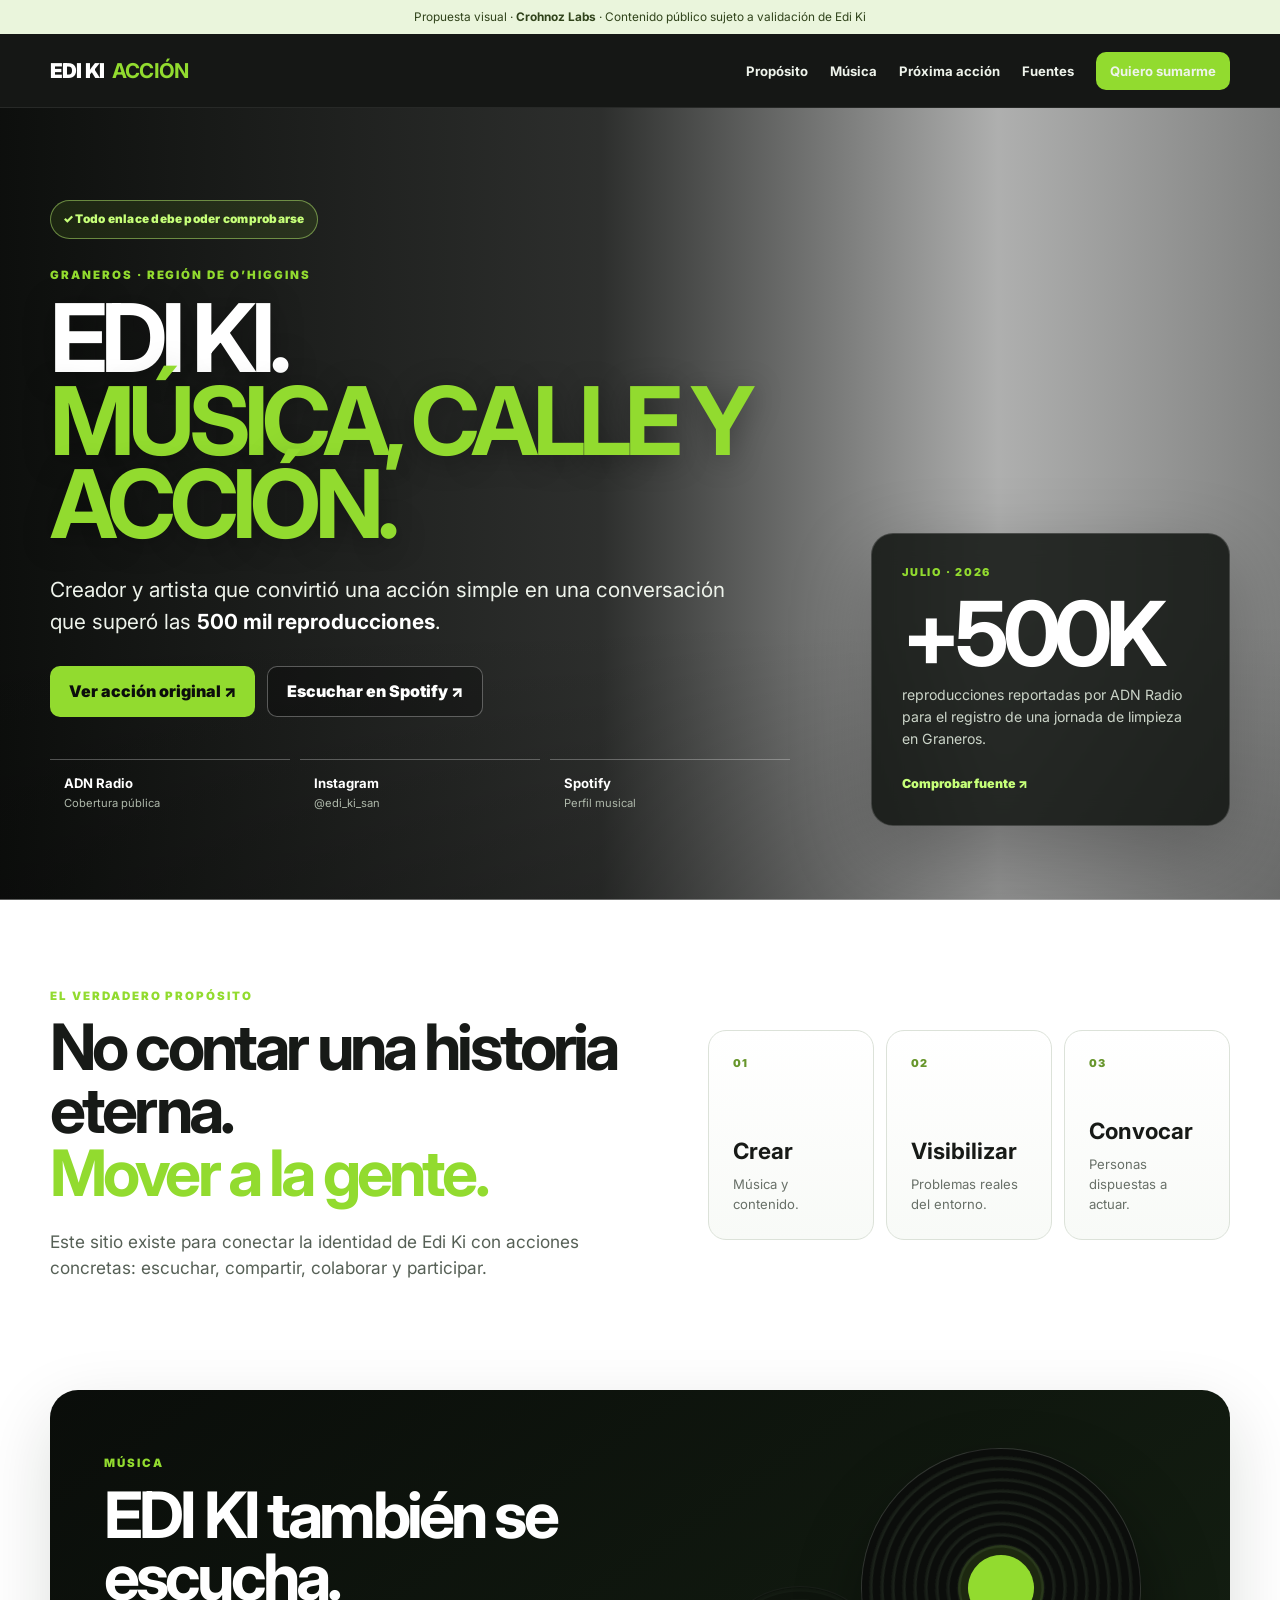
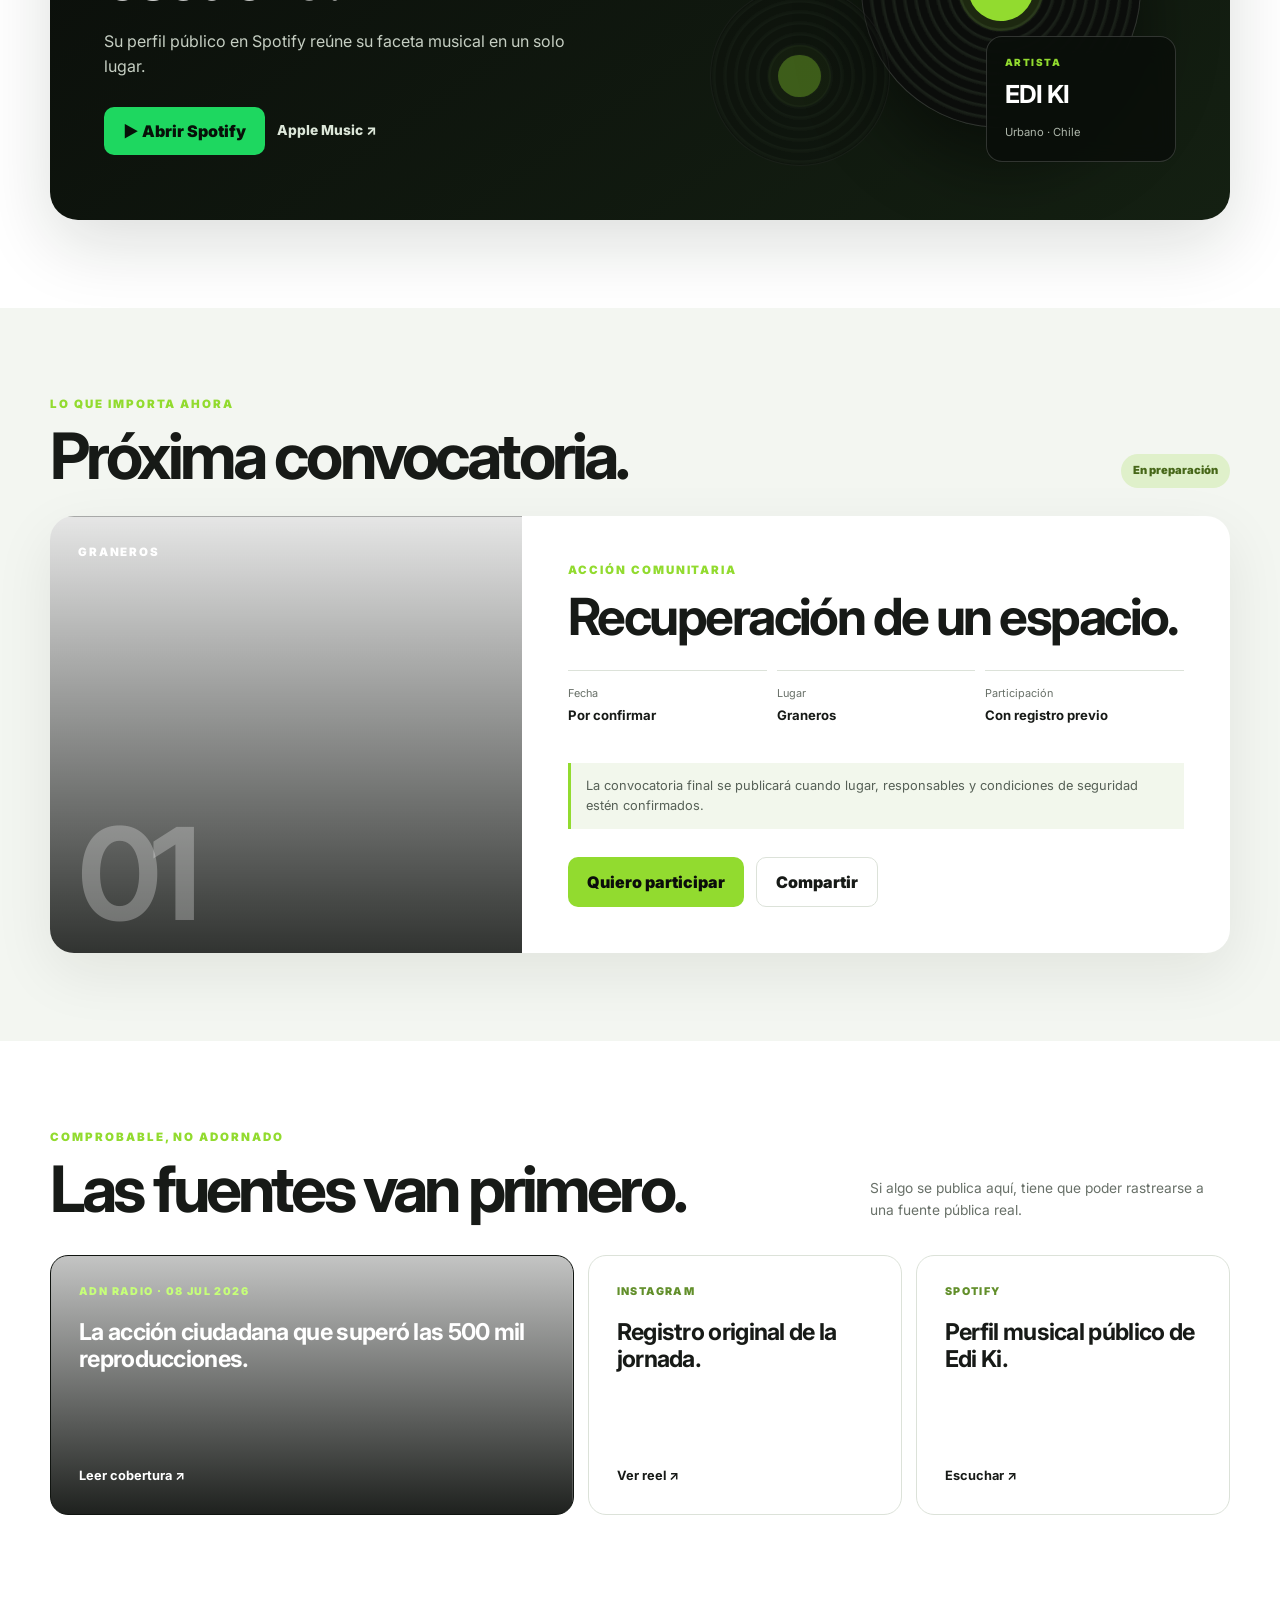
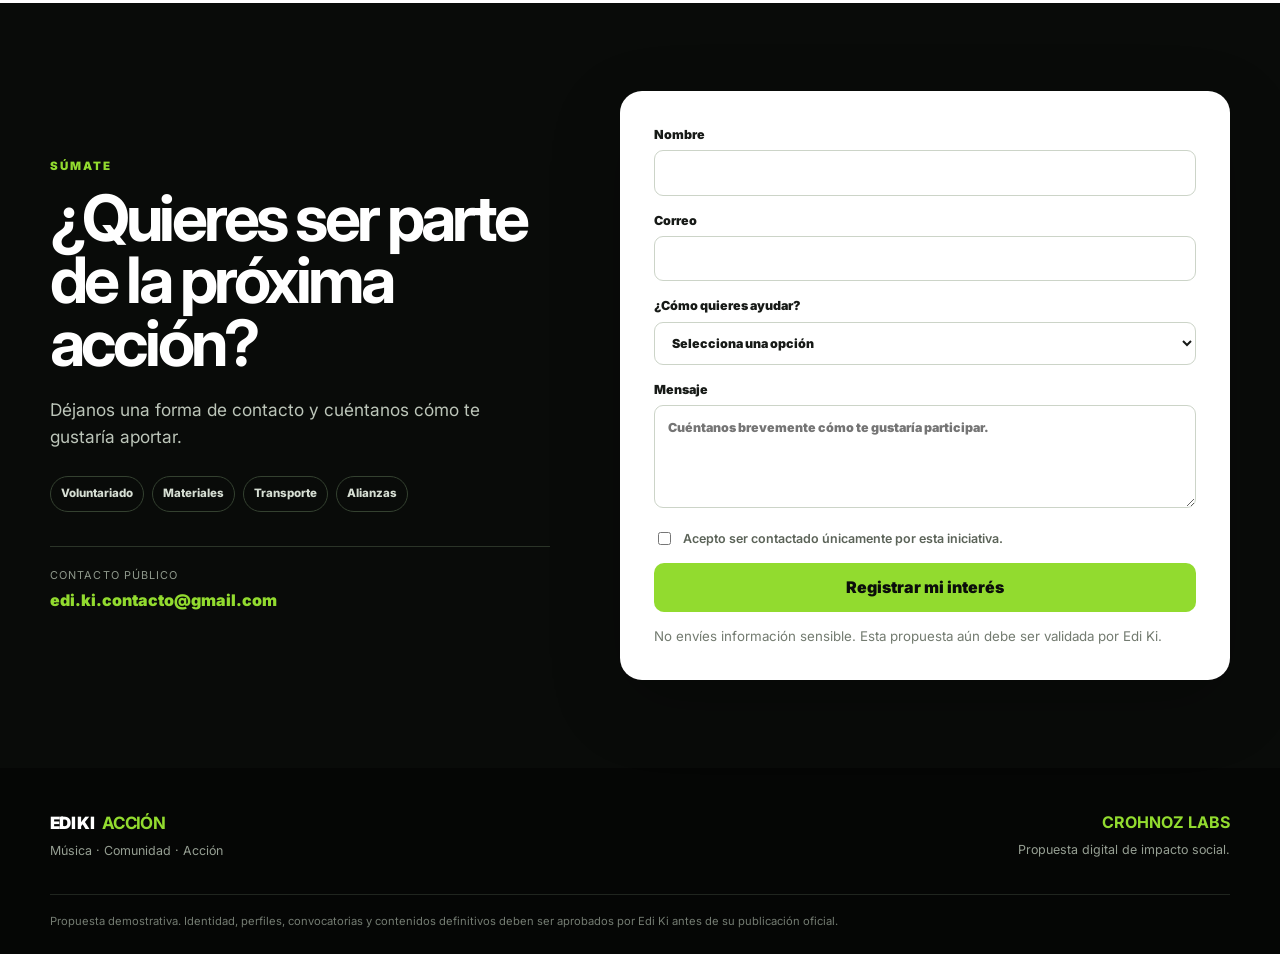
<file: index.html>
<!doctype html>
<html lang="es">
<head>
  <meta charset="utf-8">
  <meta name="viewport" content="width=device-width, initial-scale=1">
  <meta name="description" content="Edi Ki: música, comunidad y acción desde Graneros. Revisa fuentes públicas, escucha su música y súmate a próximas iniciativas.">
  <meta name="theme-color" content="#090b09">
  <meta property="og:title" content="Edi Ki | Música, comunidad y acción">
  <meta property="og:description" content="Un punto de encuentro para conocer a Edi Ki, comprobar su impacto público y sumarse a nuevas acciones comunitarias.">
  <meta property="og:type" content="website">
  <meta property="og:url" content="https://edi-ki.netlify.app/">
  <meta name="twitter:card" content="summary_large_image">
  <title>Edi Ki | Música, comunidad y acción</title>
  <link rel="preconnect" href="https://fonts.googleapis.com">
  <link rel="preconnect" href="https://fonts.gstatic.com" crossorigin>
  <link href="https://fonts.googleapis.com/css2?family=Inter:wght@400;500;600;700;800;900&display=swap" rel="stylesheet">
  <link rel="stylesheet" href="styles.css">
</head>
<body>
  <a class="skip-link" href="#contenido">Saltar al contenido</a>

  <div class="proposal-bar">Propuesta visual · <strong>Crohnoz Labs</strong> · Contenido público sujeto a validación de Edi Ki</div>

  <header class="site-header">
    <a class="brand" href="#inicio" aria-label="Edi Ki, inicio">
      <span>EDI KI</span><strong>ACCIÓN</strong>
    </a>
    <button class="menu-toggle" type="button" aria-label="Abrir menú" aria-expanded="false" aria-controls="main-nav">☰</button>
    <nav class="nav" id="main-nav" aria-label="Navegación principal">
      <a href="#proposito">Propósito</a>
      <a href="#musica">Música</a>
      <a href="#convocatoria">Próxima acción</a>
      <a href="#fuentes">Fuentes</a>
      <a class="button button-small" href="#participar">Quiero sumarme</a>
    </nav>
  </header>

  <main id="contenido">
    <section class="hero" id="inicio">
      <div class="container hero-layout">
        <div class="hero-copy-block">
          <a class="verification-pill" href="#fuentes">✓ Todo enlace debe poder comprobarse</a>
          <p class="eyebrow">Graneros · Región de O’Higgins</p>
          <h1>EDI KI.<br><span>Música, calle y acción.</span></h1>
          <p class="hero-copy">Creador y artista que convirtió una acción simple en una conversación que superó las <strong>500 mil reproducciones</strong>.</p>
          <div class="actions">
            <a class="button" href="https://www.instagram.com/reel/DaiTbjpOJEk/" target="_blank" rel="noopener noreferrer">Ver acción original ↗</a>
            <a class="button button-outline" href="https://open.spotify.com/artist/0bPt9eaaTm7LTUeW4XCjzD" target="_blank" rel="noopener noreferrer">Escuchar en Spotify ↗</a>
          </div>
          <div class="proof-links" aria-label="Fuentes públicas principales">
            <a href="https://www.adnradio.cl/2026/07/08/y-cuando-limpia-efe-la-aplaudida-leccion-ciudadana-de-un-influencer-en-las-vias-del-tren-que-arrasa-en-redes/" target="_blank" rel="noopener noreferrer"><b>ADN Radio</b><span>Cobertura pública</span></a>
            <a href="https://www.instagram.com/edi_ki_san/" target="_blank" rel="noopener noreferrer"><b>Instagram</b><span>@edi_ki_san</span></a>
            <a href="https://open.spotify.com/artist/0bPt9eaaTm7LTUeW4XCjzD" target="_blank" rel="noopener noreferrer"><b>Spotify</b><span>Perfil musical</span></a>
          </div>
        </div>

        <aside class="hero-impact" aria-label="Impacto destacado">
          <span class="impact-label">JULIO · 2026</span>
          <strong>+500K</strong>
          <p>reproducciones reportadas por ADN Radio para el registro de una jornada de limpieza en Graneros.</p>
          <a href="https://www.adnradio.cl/2026/07/08/y-cuando-limpia-efe-la-aplaudida-leccion-ciudadana-de-un-influencer-en-las-vias-del-tren-que-arrasa-en-redes/" target="_blank" rel="noopener noreferrer">Comprobar fuente ↗</a>
        </aside>
      </div>
    </section>

    <section class="purpose section" id="proposito">
      <div class="container purpose-grid">
        <div class="section-copy">
          <p class="eyebrow">El verdadero propósito</p>
          <h2>No contar una historia eterna.<br><span>Mover a la gente.</span></h2>
          <p class="lead">Este sitio existe para conectar la identidad de Edi Ki con acciones concretas: escuchar, compartir, colaborar y participar.</p>
        </div>
        <div class="purpose-cards">
          <article>
            <span>01</span>
            <h3>Crear</h3>
            <p>Música y contenido.</p>
          </article>
          <article>
            <span>02</span>
            <h3>Visibilizar</h3>
            <p>Problemas reales del entorno.</p>
          </article>
          <article>
            <span>03</span>
            <h3>Convocar</h3>
            <p>Personas dispuestas a actuar.</p>
          </article>
        </div>
      </div>
    </section>

    <section class="music-section section" id="musica">
      <div class="container music-card">
        <div class="music-copy">
          <p class="eyebrow">Música</p>
          <h2>EDI KI también se escucha.</h2>
          <p>Su perfil público en Spotify reúne su faceta musical en un solo lugar.</p>
          <div class="actions">
            <a class="button spotify-button" href="https://open.spotify.com/artist/0bPt9eaaTm7LTUeW4XCjzD" target="_blank" rel="noopener noreferrer">▶ Abrir Spotify</a>
            <a class="text-link-light" href="https://music.apple.com/us/artist/edi-ki/1709557721" target="_blank" rel="noopener noreferrer">Apple Music ↗</a>
          </div>
        </div>
        <div class="music-visual" aria-hidden="true">
          <span class="disc disc-one"></span>
          <span class="disc disc-two"></span>
          <div class="music-badge"><small>ARTISTA</small><strong>EDI KI</strong><span>Urbano · Chile</span></div>
        </div>
      </div>
    </section>

    <section class="event-section section" id="convocatoria">
      <div class="container">
        <div class="section-heading compact-heading">
          <div>
            <p class="eyebrow">Lo que importa ahora</p>
            <h2>Próxima convocatoria.</h2>
          </div>
          <span class="status">En preparación</span>
        </div>

        <article class="event-card">
          <div class="event-photo">
            <span>GRANEROS</span>
            <strong>01</strong>
          </div>
          <div class="event-content">
            <p class="eyebrow">Acción comunitaria</p>
            <h3>Recuperación de un espacio.</h3>
            <div class="event-meta">
              <div><small>Fecha</small><b>Por confirmar</b></div>
              <div><small>Lugar</small><b>Graneros</b></div>
              <div><small>Participación</small><b>Con registro previo</b></div>
            </div>
            <p class="event-note">La convocatoria final se publicará cuando lugar, responsables y condiciones de seguridad estén confirmados.</p>
            <div class="actions">
              <a class="button" href="#participar">Quiero participar</a>
              <button class="button button-light" type="button" data-share>Compartir</button>
            </div>
          </div>
        </article>
      </div>
    </section>

    <section class="sources-section section" id="fuentes">
      <div class="container">
        <div class="section-heading">
          <div>
            <p class="eyebrow">Comprobable, no adornado</p>
            <h2>Las fuentes van primero.</h2>
          </div>
          <p class="section-aside">Si algo se publica aquí, tiene que poder rastrearse a una fuente pública real.</p>
        </div>

        <div class="source-grid">
          <a class="source-card source-featured" href="https://www.adnradio.cl/2026/07/08/y-cuando-limpia-efe-la-aplaudida-leccion-ciudadana-de-un-influencer-en-las-vias-del-tren-que-arrasa-en-redes/" target="_blank" rel="noopener noreferrer">
            <span>ADN RADIO · 08 JUL 2026</span>
            <h3>La acción ciudadana que superó las 500 mil reproducciones.</h3>
            <b>Leer cobertura ↗</b>
          </a>
          <a class="source-card" href="https://www.instagram.com/reel/DaiTbjpOJEk/" target="_blank" rel="noopener noreferrer">
            <span>INSTAGRAM</span>
            <h3>Registro original de la jornada.</h3>
            <b>Ver reel ↗</b>
          </a>
          <a class="source-card" href="https://open.spotify.com/artist/0bPt9eaaTm7LTUeW4XCjzD" target="_blank" rel="noopener noreferrer">
            <span>SPOTIFY</span>
            <h3>Perfil musical público de Edi Ki.</h3>
            <b>Escuchar ↗</b>
          </a>
        </div>
      </div>
    </section>

    <section class="participate-section section" id="participar">
      <div class="container participate-grid">
        <div class="participate-copy">
          <p class="eyebrow">Súmate</p>
          <h2>¿Quieres ser parte de la próxima acción?</h2>
          <p class="lead">Déjanos una forma de contacto y cuéntanos cómo te gustaría aportar.</p>
          <div class="quick-supports" aria-label="Tipos de apoyo">
            <span>Voluntariado</span>
            <span>Materiales</span>
            <span>Transporte</span>
            <span>Alianzas</span>
          </div>
          <div class="contact-box">
            <small>Contacto público</small>
            <a href="mailto:edi.ki.contacto@gmail.com">edi.ki.contacto@gmail.com</a>
          </div>
        </div>

        <form class="support-form" name="apoyo-edi-ki" method="POST" action="/gracias.html" data-netlify="true" netlify-honeypot="bot-field">
          <input type="hidden" name="form-name" value="apoyo-edi-ki">
          <p class="hidden"><label>No completar <input name="bot-field"></label></p>
          <label>Nombre
            <input name="nombre" autocomplete="name" required>
          </label>
          <label>Correo
            <input type="email" name="correo" autocomplete="email" required>
          </label>
          <label>¿Cómo quieres ayudar?
            <select name="tipo" id="support-type" required>
              <option value="">Selecciona una opción</option>
              <option>Voluntariado</option>
              <option>Materiales o herramientas</option>
              <option>Transporte y logística</option>
              <option>Empresa u organización</option>
              <option>Difusión o comunicaciones</option>
              <option>Otro apoyo</option>
            </select>
          </label>
          <label>Mensaje
            <textarea name="mensaje" rows="4" placeholder="Cuéntanos brevemente cómo te gustaría participar."></textarea>
          </label>
          <label class="consent">
            <input type="checkbox" name="consentimiento" required>
            <span>Acepto ser contactado únicamente por esta iniciativa.</span>
          </label>
          <button class="button form-button" type="submit">Registrar mi interés</button>
          <small class="privacy-note">No envíes información sensible. Esta propuesta aún debe ser validada por Edi Ki.</small>
        </form>
      </div>
    </section>
  </main>

  <footer>
    <div class="container footer-content">
      <div>
        <a class="brand footer-brand" href="#inicio"><span>EDI KI</span><strong>ACCIÓN</strong></a>
        <p>Música · Comunidad · Acción</p>
      </div>
      <div class="impact-brand">
        <strong>CROHNOZ LABS</strong>
        <p>Propuesta digital de impacto social.</p>
      </div>
    </div>
    <div class="container legal">Propuesta demostrativa. Identidad, perfiles, convocatorias y contenidos definitivos deben ser aprobados por Edi Ki antes de su publicación oficial.</div>
  </footer>

  <a class="floating-cta" href="#participar" aria-label="Sumarme a la iniciativa">Quiero sumarme <span>→</span></a>
  <script src="script.js"></script>
</body>
</html>
</file>
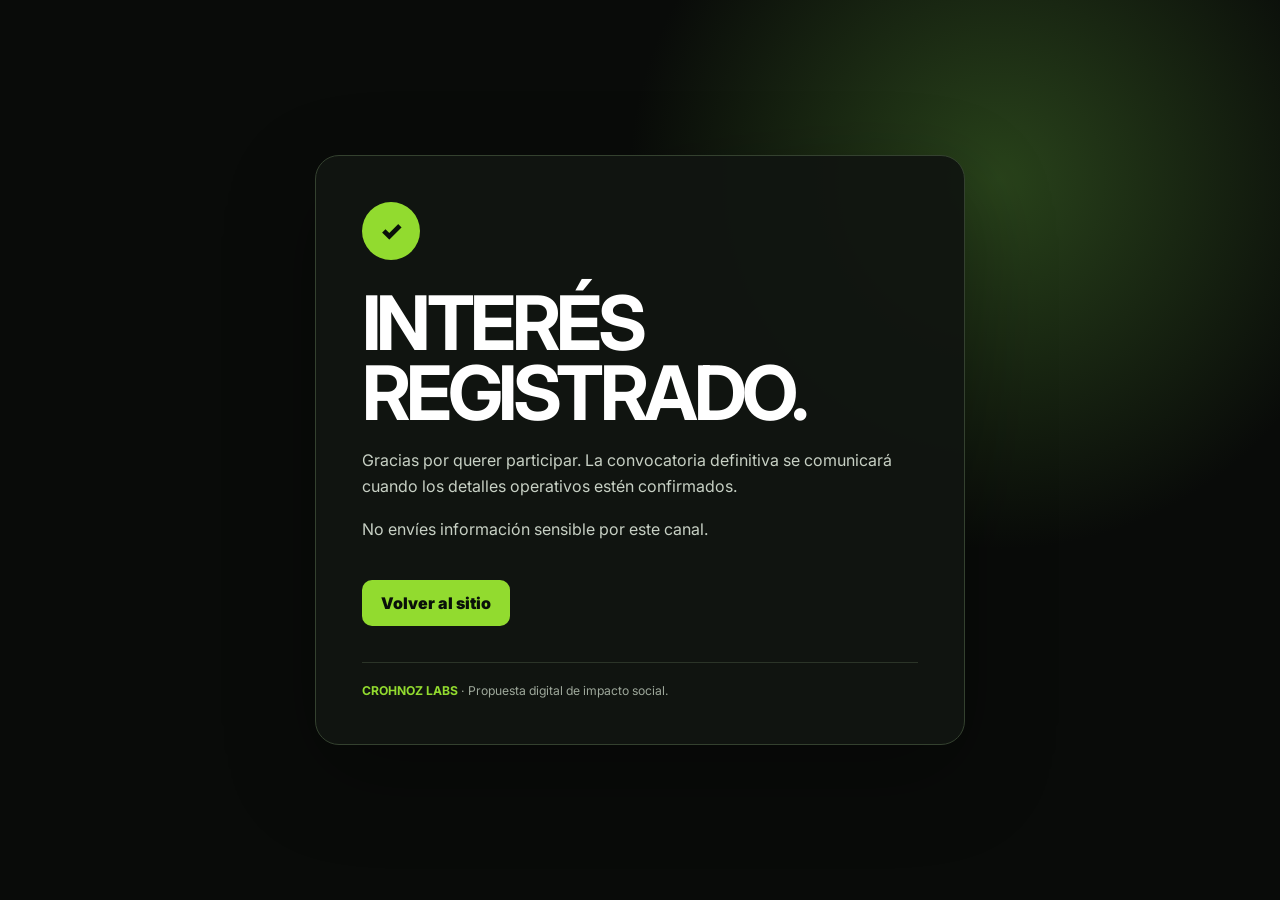
<file: gracias.html>
<!doctype html><html lang="es"><head><meta charset="utf-8"><meta name="viewport" content="width=device-width,initial-scale=1"><meta name="theme-color" content="#090b09"><title>Gracias | Edi Ki</title><link rel="preconnect" href="https://fonts.googleapis.com"><link rel="preconnect" href="https://fonts.gstatic.com" crossorigin><link href="https://fonts.googleapis.com/css2?family=Inter:wght@400;600;800;900&display=swap" rel="stylesheet"><style>*{box-sizing:border-box}body{margin:0;min-height:100vh;display:grid;place-items:center;padding:24px;background:radial-gradient(circle at 78% 20%,#29431b,transparent 30%),#090b09;color:#fff;font-family:Inter,system-ui,sans-serif}.card{width:min(650px,100%);padding:46px;border:1px solid #34412f;border-radius:24px;background:rgba(16,21,16,.94);box-shadow:0 30px 90px rgba(0,0,0,.3)}.mark{display:grid;place-items:center;width:58px;height:58px;border-radius:50%;background:#92db2f;color:#091009;font-size:1.6rem;font-weight:900}h1{font-size:clamp(2.5rem,7vw,4.7rem);line-height:.94;letter-spacing:-.06em;text-transform:uppercase;margin:28px 0 18px}p{color:#c7d0c4;line-height:1.65;font-size:1rem;max-width:540px}.button{display:inline-flex;margin-top:22px;padding:13px 19px;border-radius:10px;background:#92db2f;color:#091009;text-decoration:none;font-weight:900}.brand{margin-top:36px;padding-top:20px;border-top:1px solid #2b3428;color:#9da79a;font-size:.76rem}.brand strong{color:#92db2f}@media(max-width:560px){.card{padding:30px}}</style></head><body><main class="card"><div class="mark">✓</div><h1>Interés registrado.</h1><p>Gracias por querer participar. La convocatoria definitiva se comunicará cuando los detalles operativos estén confirmados.</p><p>No envíes información sensible por este canal.</p><a class="button" href="/">Volver al sitio</a><div class="brand"><strong>CROHNOZ LABS</strong> · Propuesta digital de impacto social.</div></main></body></html>
</file>
<file: styles.css>
:root{
  --bg:#090b09;
  --panel:#111611;
  --panel-soft:#182116;
  --green:#92db2f;
  --green-2:#c6ff79;
  --text:#171a17;
  --muted:#687068;
  --line:#dce2d9;
  --soft:#f3f6f1;
  --white:#fff;
  --max:1180px;
  --radius:22px;
  --edi-action-photo:url('https://www.adnradio.cl/resizer/v2/HV3Q7JU7VRFN7FDABNIS3QYDUM.jpg?auth=4da4990f73ca162076b35ba0a197c81f2d715d0244195b6db14092d20db27589&height=900&quality=85&smart=true&width=1400');
}

*{box-sizing:border-box}
html{scroll-behavior:smooth}
body{margin:0;font-family:Inter,system-ui,sans-serif;color:var(--text);background:#fff;line-height:1.55}
a{color:inherit}
button,input,select,textarea{font:inherit}
.container{width:min(var(--max),calc(100% - 40px));margin:auto}
.hidden{position:absolute!important;width:1px!important;height:1px!important;padding:0!important;margin:-1px!important;overflow:hidden!important;clip:rect(0,0,0,0)!important;white-space:nowrap!important;border:0!important}
.skip-link{position:fixed;left:16px;top:-60px;z-index:100;background:#fff;color:#111;padding:10px 14px;border-radius:8px;font-weight:800;text-decoration:none}
.skip-link:focus{top:16px}

.proposal-bar{padding:8px 20px;background:#eaf5dc;color:#30431b;text-align:center;font-size:.74rem}
.site-header{height:74px;padding:0 max(20px,calc((100% - var(--max))/2));display:flex;align-items:center;justify-content:space-between;background:rgba(9,11,9,.95);backdrop-filter:blur(18px);position:sticky;top:0;z-index:30;border-bottom:1px solid rgba(255,255,255,.08)}
.brand{display:flex;gap:8px;color:#fff;text-decoration:none;font-weight:900;font-size:1.28rem;letter-spacing:-.04em}
.brand strong,.eyebrow,h1 span,.purpose h2 span,footer .impact-brand strong{color:var(--green)}
.nav{display:flex;gap:22px;align-items:center}
.nav a{color:#eef3eb;text-decoration:none;font-size:.82rem;font-weight:700}
.nav a:hover{color:var(--green)}
.menu-toggle{display:none;background:none;border:0;color:#fff;font-size:1.45rem;cursor:pointer}

.button{display:inline-flex;align-items:center;justify-content:center;min-height:46px;border:0;border-radius:10px;padding:12px 19px;background:var(--green);color:#0b0d0b;text-decoration:none;font-weight:900;cursor:pointer;transition:.2s ease}
.button:hover{transform:translateY(-2px);background:var(--green-2)}
.button-small{min-height:auto;padding:9px 14px}
.button-outline{background:rgba(0,0,0,.28);color:#fff;border:1px solid rgba(255,255,255,.3)}
.button-outline:hover{color:#0b0d0b;border-color:var(--green-2)}
.button-light{background:#fff;border:1px solid var(--line);color:var(--text)}
.button:focus-visible,.nav a:focus-visible,.source-card:focus-visible,.verification-pill:focus-visible,input:focus-visible,select:focus-visible,textarea:focus-visible{outline:3px solid var(--green-2);outline-offset:3px}

.hero{position:relative;overflow:hidden;background-image:linear-gradient(90deg,rgba(5,7,5,.97) 0%,rgba(5,7,5,.84) 47%,rgba(5,7,5,.32) 78%,rgba(5,7,5,.5) 100%),var(--edi-action-photo);background-size:cover;background-position:center;color:#fff;padding:92px 0 74px}
.hero:after{content:"";position:absolute;inset:0;background:linear-gradient(180deg,transparent 65%,rgba(0,0,0,.18));pointer-events:none}
.hero-layout{position:relative;z-index:2;display:grid;grid-template-columns:1.35fr .65fr;gap:76px;align-items:end}
.verification-pill{display:inline-flex;align-items:center;margin-bottom:28px;padding:9px 12px;border:1px solid rgba(198,255,121,.45);border-radius:999px;background:rgba(146,219,47,.1);color:var(--green-2);font-size:.74rem;font-weight:900;text-decoration:none;letter-spacing:.02em}
.eyebrow{font-size:.72rem;letter-spacing:.17em;text-transform:uppercase;font-weight:900;margin:0 0 11px}
.hero h1{font-size:clamp(3.5rem,7.4vw,7rem);line-height:.88;letter-spacing:-.07em;text-transform:uppercase;margin:0 0 28px;max-width:900px;text-shadow:0 4px 30px rgba(0,0,0,.35)}
.hero-copy{font-size:clamp(1.05rem,1.7vw,1.3rem);color:#eef3eb;max-width:680px;margin:0}
.hero-copy strong{color:#fff}
.actions{display:flex;gap:12px;flex-wrap:wrap;margin-top:28px}
.proof-links{display:grid;grid-template-columns:repeat(3,1fr);gap:10px;margin-top:42px;max-width:740px}
.proof-links a{display:flex;flex-direction:column;gap:2px;padding:13px 14px;border-top:1px solid rgba(255,255,255,.28);text-decoration:none}
.proof-links b{font-size:.82rem;color:#fff}
.proof-links span{font-size:.7rem;color:#aeb8aa}
.proof-links a:hover b{color:var(--green)}
.hero-impact{padding:30px;border:1px solid rgba(255,255,255,.16);border-radius:var(--radius);background:rgba(10,14,10,.82);backdrop-filter:blur(14px);box-shadow:0 28px 80px rgba(0,0,0,.28)}
.impact-label{display:block;color:var(--green);font-size:.68rem;font-weight:900;letter-spacing:.16em}
.hero-impact strong{display:block;margin:10px 0 8px;font-size:clamp(4rem,7vw,6.4rem);line-height:.95;letter-spacing:-.07em;color:#fff}
.hero-impact p{margin:0 0 20px;color:#cbd4c8;font-size:.88rem}
.hero-impact a{color:var(--green-2);text-decoration:none;font-size:.78rem;font-weight:900}

.section{padding:88px 0}
.section h2{font-size:clamp(2.4rem,5vw,4.8rem);line-height:.98;letter-spacing:-.06em;margin:0}
.lead{font-size:1.08rem;color:#566056}
.purpose{background:#fff}
.purpose-grid{display:grid;grid-template-columns:1.05fr .95fr;gap:80px;align-items:center}
.section-copy .lead{max-width:650px;margin:24px 0 0}
.purpose-cards{display:grid;grid-template-columns:repeat(3,1fr);gap:12px}
.purpose-cards article{min-height:210px;padding:24px;border:1px solid var(--line);border-radius:18px;background:linear-gradient(180deg,#fff,#f8faf7);display:flex;flex-direction:column;justify-content:flex-end}
.purpose-cards span{margin-bottom:auto;font-size:.68rem;font-weight:900;color:#67962c;letter-spacing:.15em}
.purpose-cards h3{font-size:1.4rem;margin:0 0 5px}
.purpose-cards p{margin:0;color:var(--muted);font-size:.82rem}

.music-section{padding-top:20px;background:#fff}
.music-card{position:relative;overflow:hidden;display:grid;grid-template-columns:1fr .8fr;min-height:430px;padding:54px;border-radius:28px;background:linear-gradient(145deg,#0a0d0a,#142012);color:#fff;box-shadow:0 24px 70px rgba(17,31,11,.14)}
.music-copy{position:relative;z-index:2;align-self:center;max-width:610px}
.music-copy h2{max-width:660px}
.music-copy p:not(.eyebrow){color:#c5cec2;max-width:500px;margin:20px 0 0}
.spotify-button{background:#1ed760;color:#071008}
.spotify-button:hover{background:#55ee88}
.text-link-light{align-self:center;color:#dce7d9;font-weight:800;text-decoration:none;font-size:.86rem}
.music-visual{position:relative;min-height:320px}
.disc{position:absolute;border-radius:50%;border:1px solid rgba(255,255,255,.12);background:repeating-radial-gradient(circle at center,#0b0d0b 0,#0b0d0b 7px,#1d241c 8px,#111510 11px)}
.disc:after{content:"";position:absolute;inset:38%;border-radius:50%;background:var(--green);box-shadow:0 0 0 10px rgba(146,219,47,.13)}
.disc-one{width:280px;height:280px;right:35px;top:4px;transform:rotate(-8deg);box-shadow:0 36px 70px rgba(0,0,0,.45)}
.disc-two{width:180px;height:180px;left:10px;bottom:0;opacity:.35}
.music-badge{position:absolute;right:0;bottom:4px;width:190px;padding:18px;border:1px solid rgba(255,255,255,.16);border-radius:16px;background:rgba(10,14,10,.88);backdrop-filter:blur(12px)}
.music-badge small{display:block;color:var(--green);font-size:.62rem;font-weight:900;letter-spacing:.15em}
.music-badge strong{display:block;font-size:1.55rem;letter-spacing:-.04em;margin:5px 0}
.music-badge span{font-size:.7rem;color:#adb6aa}

.event-section{background:var(--soft)}
.section-heading{display:flex;align-items:end;justify-content:space-between;gap:28px;margin-bottom:34px}
.section-heading h2{max-width:800px}
.compact-heading{margin-bottom:28px}
.status{display:inline-flex;padding:8px 12px;border-radius:999px;background:#dff0ca;color:#476719;font-size:.7rem;font-weight:900;white-space:nowrap}
.event-card{display:grid;grid-template-columns:.8fr 1.2fr;overflow:hidden;background:#fff;border-radius:24px;box-shadow:0 20px 60px rgba(20,30,16,.08)}
.event-photo{min-height:430px;padding:28px;display:flex;flex-direction:column;justify-content:space-between;background-image:linear-gradient(180deg,rgba(7,10,7,.1),rgba(7,10,7,.83)),var(--edi-action-photo);background-size:cover;background-position:center;color:#fff}
.event-photo span{font-size:.72rem;font-weight:900;letter-spacing:.16em}
.event-photo strong{font-size:8rem;line-height:.8;color:rgba(255,255,255,.28);letter-spacing:-.08em}
.event-content{padding:46px;align-self:center}
.event-content h3{font-size:clamp(2.2rem,4vw,4rem);line-height:1;letter-spacing:-.05em;margin:0 0 28px}
.event-meta{display:grid;grid-template-columns:repeat(3,1fr);gap:10px}
.event-meta div{padding:14px 0;border-top:1px solid var(--line)}
.event-meta small{display:block;color:var(--muted);font-size:.68rem}
.event-meta b{display:block;margin-top:3px;font-size:.82rem}
.event-note{margin:24px 0 0;padding:13px 15px;border-left:3px solid var(--green);background:#f2f7ec;color:#566056;font-size:.8rem}

.sources-section{background:#fff}
.section-aside{max-width:360px;margin:0;color:var(--muted);font-size:.86rem}
.source-grid{display:grid;grid-template-columns:1.25fr .75fr .75fr;gap:14px}
.source-card{min-height:260px;padding:28px;border:1px solid var(--line);border-radius:18px;text-decoration:none;display:flex;flex-direction:column;justify-content:space-between;background:#fff;transition:.2s ease}
.source-card:hover{transform:translateY(-4px);border-color:#a7ce78;box-shadow:0 18px 44px rgba(24,43,14,.08)}
.source-card span{font-size:.67rem;letter-spacing:.13em;color:#628f2b;font-weight:900}
.source-card h3{font-size:1.45rem;line-height:1.18;letter-spacing:-.03em;margin:18px 0 auto}
.source-card b{font-size:.8rem}
.source-featured{color:#fff;border-color:#101410;background-image:linear-gradient(180deg,rgba(6,9,6,.24),rgba(6,9,6,.9)),var(--edi-action-photo);background-size:cover;background-position:center}
.source-featured span{color:var(--green-2)}

.participate-section{background:var(--bg);color:#fff}
.participate-grid{display:grid;grid-template-columns:.9fr 1.1fr;gap:70px;align-items:center}
.participate-copy .lead{color:#bcc5b9;max-width:550px;margin:22px 0}
.quick-supports{display:flex;flex-wrap:wrap;gap:8px;margin-top:26px}
.quick-supports span{padding:8px 10px;border:1px solid #344130;border-radius:999px;color:#d6ded3;font-size:.72rem;font-weight:800}
.contact-box{margin-top:34px;padding-top:20px;border-top:1px solid #2b3428}
.contact-box small{display:block;color:#8f998c;font-size:.68rem;text-transform:uppercase;letter-spacing:.1em}
.contact-box a{display:inline-block;margin-top:4px;color:var(--green);text-decoration:none;font-weight:900}
.support-form{display:grid;gap:15px;padding:34px;border-radius:22px;background:#fff;color:var(--text);box-shadow:0 24px 70px rgba(0,0,0,.22)}
.support-form label{font-size:.78rem;font-weight:900}
.support-form input,.support-form select,.support-form textarea{width:100%;margin-top:6px;padding:12px 13px;border:1px solid #ccd4c8;border-radius:9px;background:#fff;color:var(--text);outline:none}
.support-form textarea{resize:vertical}
.support-form input:focus,.support-form select:focus,.support-form textarea:focus{border-color:#77aa37;box-shadow:0 0 0 3px rgba(146,219,47,.13)}
.consent{display:flex!important;gap:9px;align-items:flex-start!important;font-weight:600!important;color:#5b6358}
.consent input{width:auto;margin-top:3px}
.form-button{width:100%}
.privacy-note{color:#737b70;line-height:1.45}

footer{background:#050605;color:#fff;padding:42px 0 24px}
.footer-content{display:flex;justify-content:space-between;gap:30px}
.footer-content p{color:#969f93;margin:5px 0;font-size:.78rem}
.footer-brand{font-size:1.06rem}
.impact-brand{text-align:right}
.legal{border-top:1px solid #20251f;margin-top:28px;padding-top:18px;color:#747c72;font-size:.7rem}
.floating-cta{position:fixed;right:18px;bottom:18px;z-index:24;display:none;align-items:center;gap:12px;padding:12px 16px;border-radius:999px;background:var(--green);color:#0b0d0b;text-decoration:none;font-weight:900;box-shadow:0 14px 40px rgba(0,0,0,.22)}

@media(max-width:980px){
  .nav{gap:14px}
  .nav a{font-size:.76rem}
  .hero-layout,.purpose-grid,.music-card,.participate-grid{grid-template-columns:1fr}
  .hero-layout{gap:38px}
  .hero-impact{max-width:600px}
  .purpose-grid{gap:40px}
  .music-visual{min-height:280px}
  .music-card{padding:42px}
  .event-card{grid-template-columns:1fr}
  .event-photo{min-height:300px}
  .source-grid{grid-template-columns:1fr 1fr}
  .source-featured{grid-column:1/-1;min-height:330px}
}

@media(max-width:800px){
  .menu-toggle{display:block}
  .nav{display:none;position:absolute;top:74px;left:0;right:0;background:var(--bg);padding:22px;flex-direction:column;align-items:flex-start;border-top:1px solid #20251f}
  .nav.open{display:flex}
  .purpose-cards{grid-template-columns:1fr}
  .purpose-cards article{min-height:140px}
  .event-meta{grid-template-columns:1fr}
  .section-heading{align-items:flex-start;flex-direction:column}
  .section-aside{max-width:620px}
  .floating-cta{display:flex}
}

@media(max-width:560px){
  .container{width:min(var(--max),calc(100% - 28px))}
  .proposal-bar{font-size:.65rem}
  .hero{padding:66px 0 58px;background-position:62% center}
  .hero h1{font-size:3rem}
  .hero-copy{font-size:1rem}
  .proof-links{grid-template-columns:1fr;margin-top:30px}
  .proof-links a{padding:10px 0}
  .hero-impact{padding:24px}
  .section{padding:66px 0}
  .section h2{font-size:2.55rem}
  .music-section{padding-top:0}
  .music-card{width:calc(100% - 28px);padding:28px;border-radius:22px}
  .music-visual{min-height:240px}
  .disc-one{width:220px;height:220px;right:0}
  .disc-two{width:120px;height:120px}
  .music-badge{width:165px;padding:14px}
  .event-content{padding:28px}
  .event-photo strong{font-size:6rem}
  .source-grid{grid-template-columns:1fr}
  .source-featured{grid-column:auto;min-height:300px}
  .source-card{min-height:210px}
  .support-form{padding:24px}
  .footer-content{flex-direction:column}
  .impact-brand{text-align:left}
  .floating-cta{right:12px;bottom:12px}
}

@media(prefers-reduced-motion:reduce){
  html{scroll-behavior:auto}
  *,*:before,*:after{animation-duration:.01ms!important;transition-duration:.01ms!important}
}
</file>
